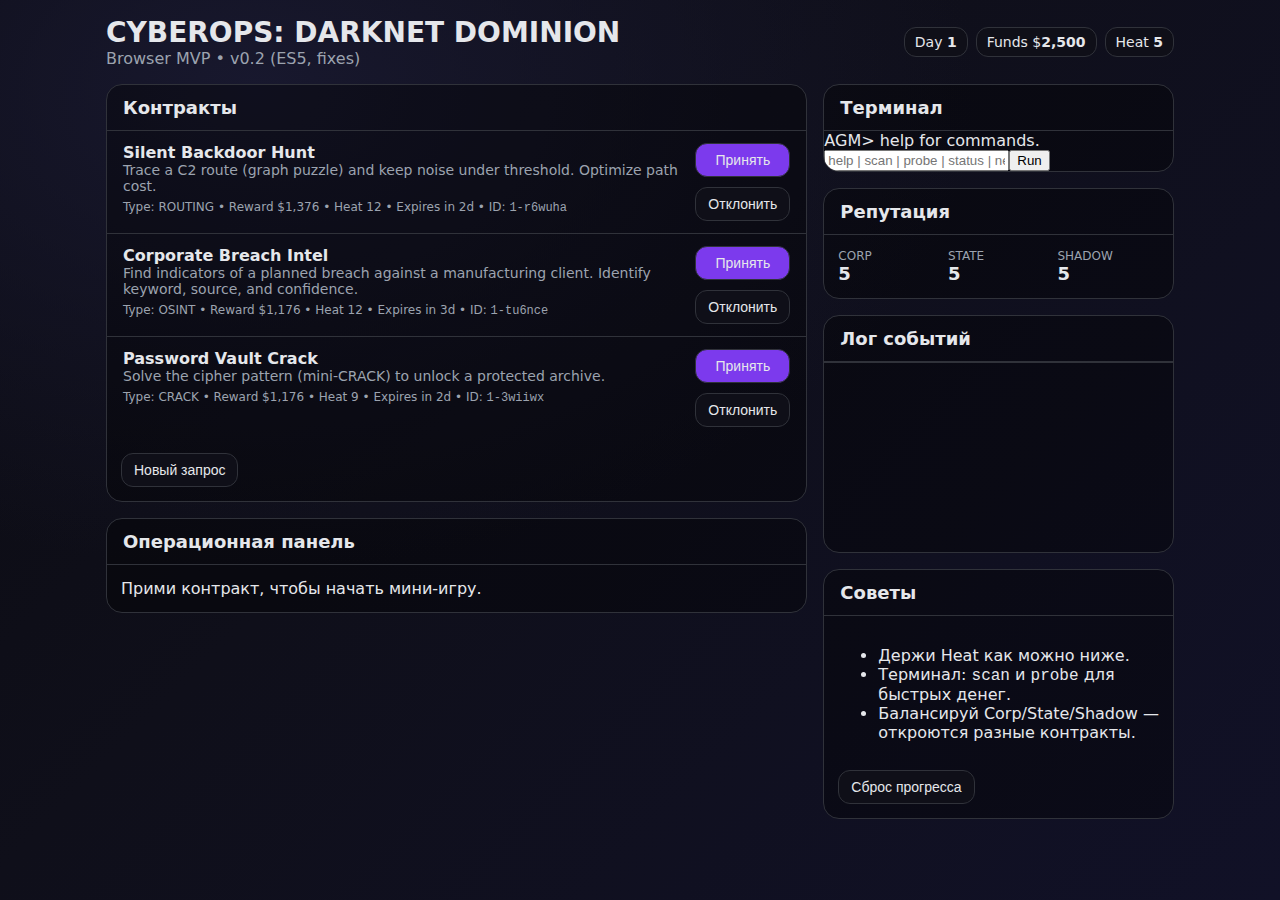
<file: index.html>
<!DOCTYPE html><html lang="ru"><head><meta charset="utf-8"/><meta name="viewport" content="width=device-width, initial-scale=1"/><title>CyberOps ES5 (v0.2)</title><link rel="stylesheet" href="styles.css"/><script src="app-es5.js" defer></script></head><body><div class="container"><div class="hdr"><div><h1>CYBEROPS: DARKNET DOMINION</h1><div class="mut">Browser MVP • v0.2 (ES5, fixes)</div></div><div class="stats"><span class="box">Day <b id="day"></b></span><span class="box">Funds $<b id="funds"></b></span><span class="box">Heat <b id="heat"></b></span></div></div><div class="row mt16"><div><div class="card"><h2>Контракты</h2><div id="contracts" class="contracts"></div><div class="pad"><button id="newReq" class="btn">Новый запрос</button></div></div><div class="card mt16"><div class="flex" style="justify-content:space-between;padding:12px 16px;border-bottom:1px solid var(--line)"><h2 style="border:0;padding:0">Операционная панель</h2><div id="activeTag" class="badge" style="display:none"></div></div><div class="pad" id="miniHost">Прими контракт, чтобы начать мини-игру.</div></div></div><div><div class="card"><h2>Терминал</h2><div class="terminal"><div id="term" class="screen"></div><div class="cmd"><input id="termInput" placeholder="help | scan | probe | status | next | accept <id> | decline <id>"><button id="termRun">Run</button></div></div></div><div class="card mt16"><h2>Репутация</h2><div class="pad cols-3" id="rep"></div></div><div class="card mt16"><h2>Лог событий</h2><div id="log" class="log"></div></div><div class="card mt16"><h2>Советы</h2><div class="pad"><ul><li>Держи Heat как можно ниже.</li><li>Терминал: <span class="mono">scan</span> и <span class="mono">probe</span> для быстрых денег.</li><li>Балансируй Corp/State/Shadow — откроются разные контракты.</li></ul><button id="reset" class="btn mt12">Сброс прогресса</button></div></div></div></div><div id="toast" class="toast" style="display:none"></div></div></body></html>
</file>
<file: styles.css>
:root{--bg1:#0b0b12;--bg2:#0f0f1a;--bg3:#111127;--fg:#e5e7eb;--mut:#9ca3af;--line:#30323a;--vio:#7c3aed;--emer:#10b981}
*{box-sizing:border-box}html,body{height:100%}body{margin:0;color:var(--fg);font-family:ui-sans-serif,system-ui,-apple-system,Segoe UI,Roboto,Arial;background:radial-gradient(1200px 800px at 20% 10%,#18182e 0,transparent 60%),linear-gradient(135deg,var(--bg1),var(--bg2) 40%,var(--bg3))}
.container{max-width:1100px;margin:0 auto;padding:16px}.row{display:grid;grid-template-columns:1fr;gap:16px}@media (min-width:900px){.row{grid-template-columns:2fr 1fr}}
h1{margin:0;font-weight:700;font-size:28px}.mut{color:var(--mut)}.card{border:1px solid var(--line);background:rgba(0,0,0,.35);border-radius:16px;overflow:hidden}
.card h2{margin:0;padding:12px 16px;border-bottom:1px solid var(--line);font-size:18px}.pad{padding:14px}
.btn{border:1px solid var(--line);background:#0f0f18;color:var(--fg);padding:8px 12px;border-radius:12px;cursor:pointer;font-size:14px}.btn:hover{border-color:var(--vio)}
.btn.pr{background:var(--vio)}.grid{display:grid;gap:10px}.contracts .item{display:flex;gap:12px;padding:12px 16px;border-top:1px solid var(--line)}.contracts .item:first-child{border-top:0}
.badge{display:inline-block;padding:2px 8px;border:1px solid var(--line);border-radius:8px;background:#0d0d16;font-size:12px;margin-right:6px}
.mono{font-family:ui-monospace,SFMono-Regular,Menlo,Monaco,Consolas,"Liberation Mono",monospace}
input[type=text]{width:100%;background:#0f0f18;color:#e5e7eb;border:1px solid var(--line);border-radius:12px;padding:8px 10px;outline:none}
.list{max-height:260px;overflow:auto;border:1px solid var(--line);border-radius:12px}
.toast{position:fixed;right:20px;bottom:20px;background:rgba(16,185,129,.2);border:1px solid rgba(16,185,129,.6);padding:12px 14px;border-radius:12px}
.cols-3{display:grid;grid-template-columns:repeat(3,1fr);gap:8px}.rep .cell{border:1px solid var(--line);background:#0f0f18;border-radius:12px;padding:10px}
.log{height:190px;overflow:auto;font-size:12px;border-top:1px solid var(--line)}.log .it{padding:8px 12px;border-bottom:1px solid var(--line)}
.flex{display:flex;align-items:center;gap:10px}.mt8{margin-top:8px}.mt12{margin-top:12px}.mt16{margin-top:16px}
.minipads button{height:72px;border-radius:14px;border:1px solid var(--line);background:#0f0f18;color:#e5e7eb;font-size:16px}
.ring{box-shadow:0 0 0 3px var(--vio) inset}.hdr{display:flex;align-items:center;justify-content:space-between}.stats .box{display:inline-block;margin-left:8px;border:1px solid var(--line);background:#0f0f18;padding:6px 10px;border-radius:12px;font-size:14px}
.chips{display:flex;flex-wrap:wrap;gap:6px}.chip{background:#0d0d16;border:1px solid var(--line);padding:6px 10px;border-radius:999px;cursor:pointer;font-size:12px}
.highlight mark{background:rgba(124,58,237,.25);padding:0 .2em;border-radius:4px}
</file>
